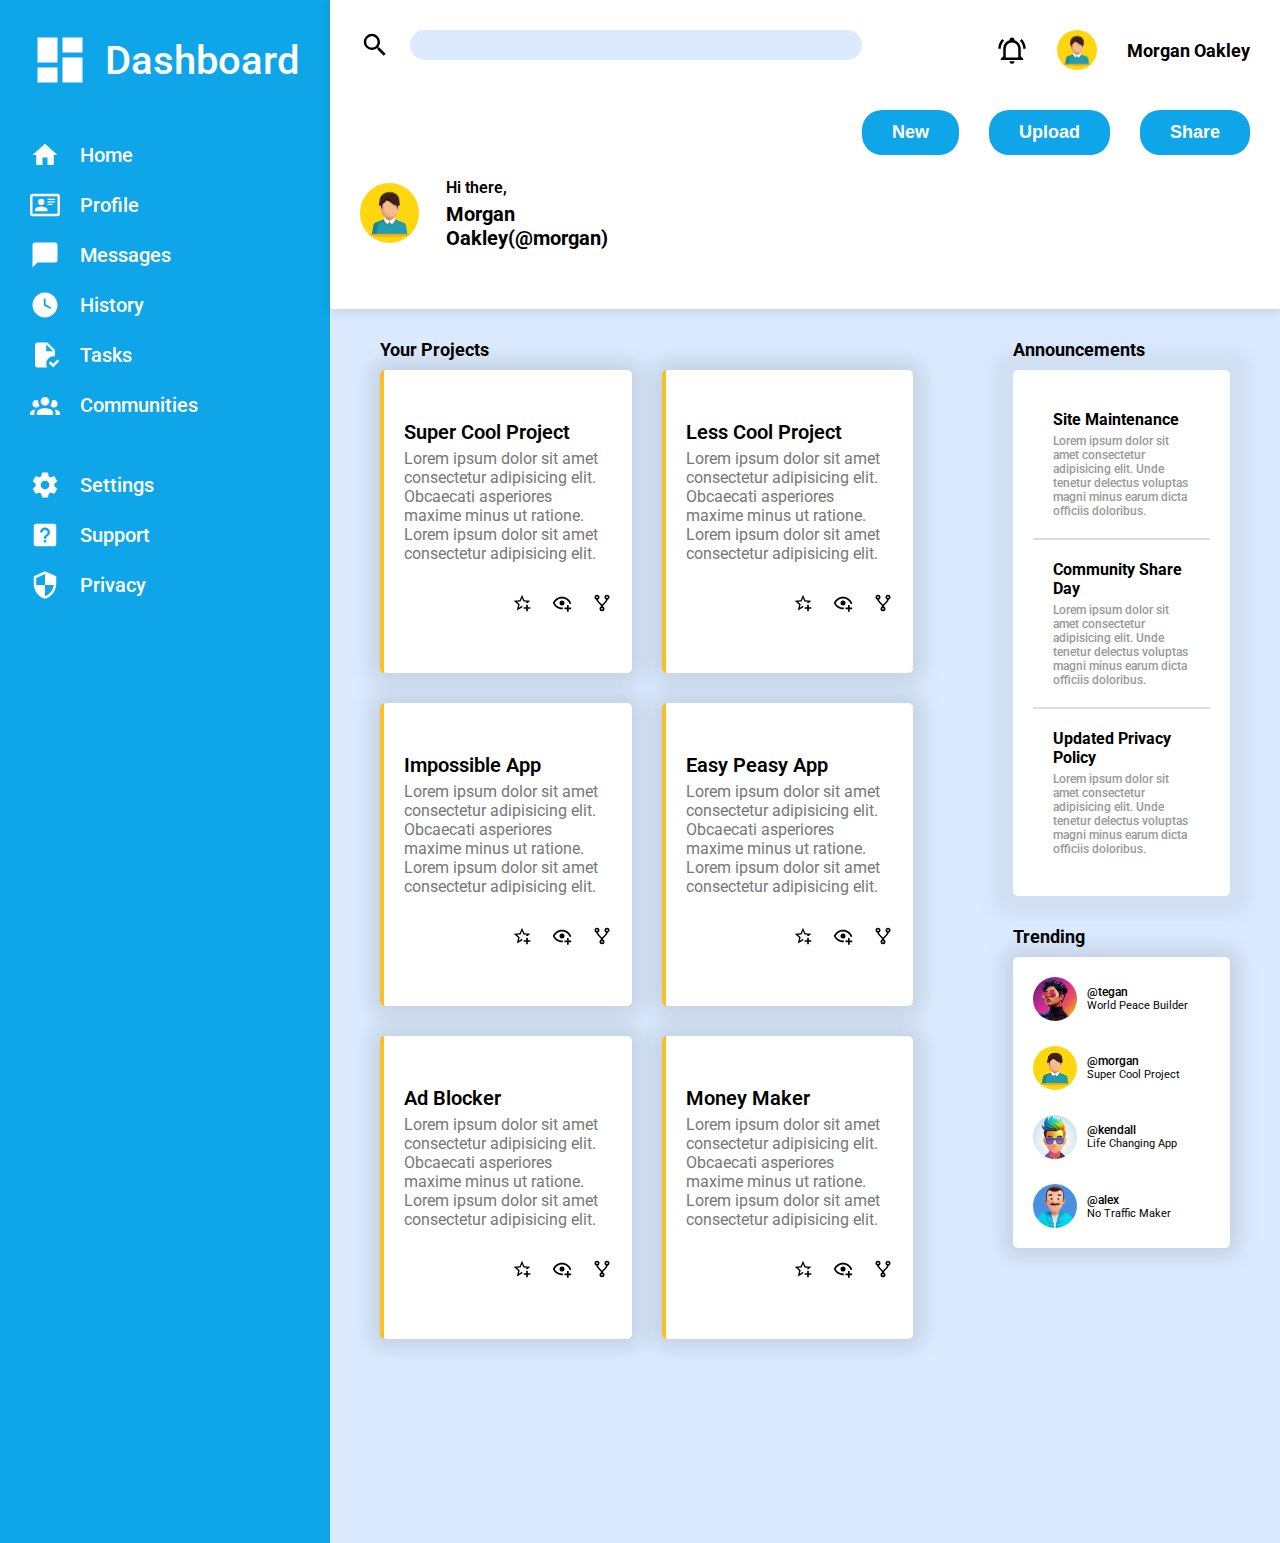
<file: admin-dashboard/index.html>
<!DOCTYPE html>
<html lang="en">
  <head>
    <meta charset="UTF-8" />
    <meta name="viewport" content="width=device-width, initial-scale=1.0" />
    <title>Admin Dashboard</title>
    <link rel="stylesheet" href="style.css" />
    <link rel="preconnect" href="https://fonts.googleapis.com" />
    <link rel="preconnect" href="https://fonts.gstatic.com" crossorigin />
    <link
      href="https://fonts.googleapis.com/css2?family=Roboto:ital,wght@0,100;0,300;0,400;0,500;0,700;0,900;1,100;1,300;1,400;1,500;1,700;1,900&display=swap"
      rel="stylesheet"
    />
  </head>
  <body>
    <div class="layout-grid">
      <div class="dashboard-box">
        <div class="dashboard-title-box">
          <svg
            xmlns="http://www.w3.org/2000/svg"
            viewBox="0 0 24 24"
            class="dashboard-icon"
          >
            <title>view-dashboard</title>
            <path
              d="M13,3V9H21V3M13,21H21V11H13M3,21H11V15H3M3,13H11V3H3V13Z"
            />
          </svg>
          <p class="dashbord-title">Dashboard</p>
        </div>

        <div class="dashboard-menu">
          <ul>
            <li class="menu-item">
              <svg xmlns="http://www.w3.org/2000/svg" viewBox="0 0 24 24">
                <title>home</title>
                <path d="M10,20V14H14V20H19V12H22L12,3L2,12H5V20H10Z" />
              </svg>
              <a href="#">Home</a>
            </li>
            <li class="menu-item">
              <svg xmlns="http://www.w3.org/2000/svg" viewBox="0 0 24 24">
                <title>card-account-details-outline</title>
                <path
                  d="M22,3H2C0.91,3.04 0.04,3.91 0,5V19C0.04,20.09 0.91,20.96 2,21H22C23.09,20.96 23.96,20.09 24,19V5C23.96,3.91 23.09,3.04 22,3M22,19H2V5H22V19M14,17V15.75C14,14.09 10.66,13.25 9,13.25C7.34,13.25 4,14.09 4,15.75V17H14M9,7A2.5,2.5 0 0,0 6.5,9.5A2.5,2.5 0 0,0 9,12A2.5,2.5 0 0,0 11.5,9.5A2.5,2.5 0 0,0 9,7M14,7V8H20V7H14M14,9V10H20V9H14M14,11V12H18V11H14"
                />
              </svg>
              <a href="#">Profile</a>
            </li>
            <li class="menu-item">
              <svg xmlns="http://www.w3.org/2000/svg" viewBox="0 0 24 24">
                <title>message</title>
                <path
                  d="M20,2H4A2,2 0 0,0 2,4V22L6,18H20A2,2 0 0,0 22,16V4C22,2.89 21.1,2 20,2Z"
                />
              </svg>
              <a href="#">Messages</a>
            </li>
            <li class="menu-item">
              <svg xmlns="http://www.w3.org/2000/svg" viewBox="0 0 24 24">
                <title>clock-time-four</title>
                <path
                  d="M12 2C6.5 2 2 6.5 2 12C2 17.5 6.5 22 12 22C17.5 22 22 17.5 22 12S17.5 2 12 2M16.3 15.2L11 12.3V7H12.5V11.4L17 13.9L16.3 15.2Z"
                />
              </svg>
              <a href="#">History</a>
            </li>
            <li class="menu-item">
              <svg xmlns="http://www.w3.org/2000/svg" viewBox="0 0 24 24">
                <title>file-check</title>
                <path
                  d="M23.5 17L18.5 22L15 18.5L16.5 17L18.5 19L22 15.5L23.5 17M6 2C4.89 2 4 2.89 4 4V20C4 21.11 4.89 22 6 22H13.81C13.28 21.09 13 20.05 13 19C13 15.69 15.69 13 19 13C19.34 13 19.67 13.03 20 13.08V8L14 2M13 3.5L18.5 9H13Z"
                />
              </svg>
              <a href="#">Tasks</a>
            </li>
            <li class="menu-item">
              <svg xmlns="http://www.w3.org/2000/svg" viewBox="0 0 24 24">
                <title>account-group</title>
                <path
                  d="M12,5.5A3.5,3.5 0 0,1 15.5,9A3.5,3.5 0 0,1 12,12.5A3.5,3.5 0 0,1 8.5,9A3.5,3.5 0 0,1 12,5.5M5,8C5.56,8 6.08,8.15 6.53,8.42C6.38,9.85 6.8,11.27 7.66,12.38C7.16,13.34 6.16,14 5,14A3,3 0 0,1 2,11A3,3 0 0,1 5,8M19,8A3,3 0 0,1 22,11A3,3 0 0,1 19,14C17.84,14 16.84,13.34 16.34,12.38C17.2,11.27 17.62,9.85 17.47,8.42C17.92,8.15 18.44,8 19,8M5.5,18.25C5.5,16.18 8.41,14.5 12,14.5C15.59,14.5 18.5,16.18 18.5,18.25V20H5.5V18.25M0,20V18.5C0,17.11 1.89,15.94 4.45,15.6C3.86,16.28 3.5,17.22 3.5,18.25V20H0M24,20H20.5V18.25C20.5,17.22 20.14,16.28 19.55,15.6C22.11,15.94 24,17.11 24,18.5V20Z"
                />
              </svg>
              <a href="#">Communities</a>
            </li>
          </ul>
        </div>

        <div class="dashboard-menu">
          <ul>
            <li class="menu-item">
              <svg xmlns="http://www.w3.org/2000/svg" viewBox="0 0 24 24">
                <title>cog</title>
                <path
                  d="M12,15.5A3.5,3.5 0 0,1 8.5,12A3.5,3.5 0 0,1 12,8.5A3.5,3.5 0 0,1 15.5,12A3.5,3.5 0 0,1 12,15.5M19.43,12.97C19.47,12.65 19.5,12.33 19.5,12C19.5,11.67 19.47,11.34 19.43,11L21.54,9.37C21.73,9.22 21.78,8.95 21.66,8.73L19.66,5.27C19.54,5.05 19.27,4.96 19.05,5.05L16.56,6.05C16.04,5.66 15.5,5.32 14.87,5.07L14.5,2.42C14.46,2.18 14.25,2 14,2H10C9.75,2 9.54,2.18 9.5,2.42L9.13,5.07C8.5,5.32 7.96,5.66 7.44,6.05L4.95,5.05C4.73,4.96 4.46,5.05 4.34,5.27L2.34,8.73C2.21,8.95 2.27,9.22 2.46,9.37L4.57,11C4.53,11.34 4.5,11.67 4.5,12C4.5,12.33 4.53,12.65 4.57,12.97L2.46,14.63C2.27,14.78 2.21,15.05 2.34,15.27L4.34,18.73C4.46,18.95 4.73,19.03 4.95,18.95L7.44,17.94C7.96,18.34 8.5,18.68 9.13,18.93L9.5,21.58C9.54,21.82 9.75,22 10,22H14C14.25,22 14.46,21.82 14.5,21.58L14.87,18.93C15.5,18.67 16.04,18.34 16.56,17.94L19.05,18.95C19.27,19.03 19.54,18.95 19.66,18.73L21.66,15.27C21.78,15.05 21.73,14.78 21.54,14.63L19.43,12.97Z"
                />
              </svg>
              <a href="#">Settings</a>
            </li>
            <li class="menu-item">
              <svg xmlns="http://www.w3.org/2000/svg" viewBox="0 0 24 24">
                <title>help-box</title>
                <path
                  d="M11,18H13V16H11V18M12,6A4,4 0 0,0 8,10H10A2,2 0 0,1 12,8A2,2 0 0,1 14,10C14,12 11,11.75 11,15H13C13,12.75 16,12.5 16,10A4,4 0 0,0 12,6M5,3H19A2,2 0 0,1 21,5V19A2,2 0 0,1 19,21H5A2,2 0 0,1 3,19V5A2,2 0 0,1 5,3Z"
                />
              </svg>
              <a href="#">Support</a>
            </li>
            <li class="menu-item">
              <svg xmlns="http://www.w3.org/2000/svg" viewBox="0 0 24 24">
                <title>security</title>
                <path
                  d="M12,12H19C18.47,16.11 15.72,19.78 12,20.92V12H5V6.3L12,3.19M12,1L3,5V11C3,16.55 6.84,21.73 12,23C17.16,21.73 21,16.55 21,11V5L12,1Z"
                />
              </svg>
              <a href="#">Privacy</a>
            </li>
          </ul>
        </div>
      </div>
      <div class="header">
        <form class="search-bar">
          <label for="search-bar">
            <svg xmlns="http://www.w3.org/2000/svg" viewBox="0 0 24 24">
              <title>magnify</title>
              <path
                d="M9.5,3A6.5,6.5 0 0,1 16,9.5C16,11.11 15.41,12.59 14.44,13.73L14.71,14H15.5L20.5,19L19,20.5L14,15.5V14.71L13.73,14.44C12.59,15.41 11.11,16 9.5,16A6.5,6.5 0 0,1 3,9.5A6.5,6.5 0 0,1 9.5,3M9.5,5C7,5 5,7 5,9.5C5,12 7,14 9.5,14C12,14 14,12 14,9.5C14,7 12,5 9.5,5Z"
              />
            </svg>
          </label>
          <input type="text" name="search-bar" id="search-bar" />
        </form>
        <div class="greeting-box">
          <div class="greeting-profile-photo">
            <img src="img/profile-photo.jpg" alt="AI generated avatar photo" />
          </div>
          <div class="greeting-text-box">
            <p>Hi there,</p>
            <h2>Morgan Oakley(@morgan)</h2>
          </div>
        </div>
        <div class="account">
          <div class="account-profile">
            <svg xmlns="http://www.w3.org/2000/svg" viewBox="0 0 24 24">
              <title>bell-ring-outline</title>
              <path
                d="M10,21H14A2,2 0 0,1 12,23A2,2 0 0,1 10,21M21,19V20H3V19L5,17V11C5,7.9 7.03,5.17 10,4.29C10,4.19 10,4.1 10,4A2,2 0 0,1 12,2A2,2 0 0,1 14,4C14,4.1 14,4.19 14,4.29C16.97,5.17 19,7.9 19,11V17L21,19M17,11A5,5 0 0,0 12,6A5,5 0 0,0 7,11V18H17V11M19.75,3.19L18.33,4.61C20.04,6.3 21,8.6 21,11H23C23,8.07 21.84,5.25 19.75,3.19M1,11H3C3,8.6 3.96,6.3 5.67,4.61L4.25,3.19C2.16,5.25 1,8.07 1,11Z"
              />
            </svg>
            <img src="img/profile-photo.jpg" alt="AI generated avatar photo" />
            <h3>Morgan Oakley</h3>
          </div>
          <div class="account-btns">
            <button class="account-btn">New</button>
            <button class="account-btn">Upload</button>
            <button class="account-btn">Share</button>
          </div>
        </div>
      </div>
      <div class="projects">
        <h3>Your Projects</h3>
        <div class="projects-grid">
          <div class="project">
            <div class="project-text-box">
              <p class="project-title">Super Cool Project</p>
              <p class="project-text">
                Lorem ipsum dolor sit amet consectetur adipisicing elit.
                Obcaecati asperiores maxime minus ut ratione. Lorem ipsum dolor
                sit amet consectetur adipisicing elit.
              </p>
            </div>

            <div class="project-icons-box">
              <svg
                xmlns="http://www.w3.org/2000/svg"
                viewBox="0 0 24 24"
                class="project-icon"
              >
                <title>star-plus-outline</title>
                <path
                  d="M5.8 21L7.4 14L2 9.2L9.2 8.6L12 2L14.8 8.6L22 9.2L18.8 12H18C17.3 12 16.6 12.1 15.9 12.4L18.1 10.5L13.7 10.1L12 6.1L10.3 10.1L5.9 10.5L9.2 13.4L8.2 17.7L12 15.4L12.5 15.7C12.3 16.2 12.1 16.8 12.1 17.3L5.8 21M17 14V17H14V19H17V22H19V19H22V17H19V14H17Z"
                />
              </svg>
              <svg
                xmlns="http://www.w3.org/2000/svg"
                viewBox="0 0 24 24"
                class="project-icon"
              >
                <title>eye-plus-outline</title>
                <path
                  d="M12,4.5C7,4.5 2.73,7.61 1,12C2.73,16.39 7,19.5 12,19.5C12.36,19.5 12.72,19.5 13.08,19.45C13.03,19.13 13,18.82 13,18.5C13,18.14 13.04,17.78 13.1,17.42C12.74,17.46 12.37,17.5 12,17.5C8.24,17.5 4.83,15.36 3.18,12C4.83,8.64 8.24,6.5 12,6.5C15.76,6.5 19.17,8.64 20.82,12C20.7,12.24 20.56,12.45 20.43,12.68C21.09,12.84 21.72,13.11 22.29,13.5C22.56,13 22.8,12.5 23,12C21.27,7.61 17,4.5 12,4.5M12,9A3,3 0 0,0 9,12A3,3 0 0,0 12,15A3,3 0 0,0 15,12A3,3 0 0,0 12,9M18,14.5V17.5H15V19.5H18V22.5H20V19.5H23V17.5H20V14.5H18Z"
                />
              </svg>
              <svg
                xmlns="http://www.w3.org/2000/svg"
                viewBox="0 0 24 24"
                class="project-icon"
              >
                <title>source-fork</title>
                <path
                  d="M6,2A3,3 0 0,1 9,5C9,6.28 8.19,7.38 7.06,7.81C7.15,8.27 7.39,8.83 8,9.63C9,10.92 11,12.83 12,14.17C13,12.83 15,10.92 16,9.63C16.61,8.83 16.85,8.27 16.94,7.81C15.81,7.38 15,6.28 15,5A3,3 0 0,1 18,2A3,3 0 0,1 21,5C21,6.32 20.14,7.45 18.95,7.85C18.87,8.37 18.64,9 18,9.83C17,11.17 15,13.08 14,14.38C13.39,15.17 13.15,15.73 13.06,16.19C14.19,16.62 15,17.72 15,19A3,3 0 0,1 12,22A3,3 0 0,1 9,19C9,17.72 9.81,16.62 10.94,16.19C10.85,15.73 10.61,15.17 10,14.38C9,13.08 7,11.17 6,9.83C5.36,9 5.13,8.37 5.05,7.85C3.86,7.45 3,6.32 3,5A3,3 0 0,1 6,2M6,4A1,1 0 0,0 5,5A1,1 0 0,0 6,6A1,1 0 0,0 7,5A1,1 0 0,0 6,4M18,4A1,1 0 0,0 17,5A1,1 0 0,0 18,6A1,1 0 0,0 19,5A1,1 0 0,0 18,4M12,18A1,1 0 0,0 11,19A1,1 0 0,0 12,20A1,1 0 0,0 13,19A1,1 0 0,0 12,18Z"
                />
              </svg>
            </div>
          </div>

          <div class="project">
            <div class="project-text-box">
              <p class="project-title">Less Cool Project</p>
              <p class="project-text">
                Lorem ipsum dolor sit amet consectetur adipisicing elit.
                Obcaecati asperiores maxime minus ut ratione. Lorem ipsum dolor
                sit amet consectetur adipisicing elit.
              </p>
            </div>

            <div class="project-icons-box">
              <svg
                xmlns="http://www.w3.org/2000/svg"
                viewBox="0 0 24 24"
                class="project-icon"
              >
                <title>star-plus-outline</title>
                <path
                  d="M5.8 21L7.4 14L2 9.2L9.2 8.6L12 2L14.8 8.6L22 9.2L18.8 12H18C17.3 12 16.6 12.1 15.9 12.4L18.1 10.5L13.7 10.1L12 6.1L10.3 10.1L5.9 10.5L9.2 13.4L8.2 17.7L12 15.4L12.5 15.7C12.3 16.2 12.1 16.8 12.1 17.3L5.8 21M17 14V17H14V19H17V22H19V19H22V17H19V14H17Z"
                />
              </svg>
              <svg
                xmlns="http://www.w3.org/2000/svg"
                viewBox="0 0 24 24"
                class="project-icon"
              >
                <title>eye-plus-outline</title>
                <path
                  d="M12,4.5C7,4.5 2.73,7.61 1,12C2.73,16.39 7,19.5 12,19.5C12.36,19.5 12.72,19.5 13.08,19.45C13.03,19.13 13,18.82 13,18.5C13,18.14 13.04,17.78 13.1,17.42C12.74,17.46 12.37,17.5 12,17.5C8.24,17.5 4.83,15.36 3.18,12C4.83,8.64 8.24,6.5 12,6.5C15.76,6.5 19.17,8.64 20.82,12C20.7,12.24 20.56,12.45 20.43,12.68C21.09,12.84 21.72,13.11 22.29,13.5C22.56,13 22.8,12.5 23,12C21.27,7.61 17,4.5 12,4.5M12,9A3,3 0 0,0 9,12A3,3 0 0,0 12,15A3,3 0 0,0 15,12A3,3 0 0,0 12,9M18,14.5V17.5H15V19.5H18V22.5H20V19.5H23V17.5H20V14.5H18Z"
                />
              </svg>
              <svg
                xmlns="http://www.w3.org/2000/svg"
                viewBox="0 0 24 24"
                class="project-icon"
              >
                <title>source-fork</title>
                <path
                  d="M6,2A3,3 0 0,1 9,5C9,6.28 8.19,7.38 7.06,7.81C7.15,8.27 7.39,8.83 8,9.63C9,10.92 11,12.83 12,14.17C13,12.83 15,10.92 16,9.63C16.61,8.83 16.85,8.27 16.94,7.81C15.81,7.38 15,6.28 15,5A3,3 0 0,1 18,2A3,3 0 0,1 21,5C21,6.32 20.14,7.45 18.95,7.85C18.87,8.37 18.64,9 18,9.83C17,11.17 15,13.08 14,14.38C13.39,15.17 13.15,15.73 13.06,16.19C14.19,16.62 15,17.72 15,19A3,3 0 0,1 12,22A3,3 0 0,1 9,19C9,17.72 9.81,16.62 10.94,16.19C10.85,15.73 10.61,15.17 10,14.38C9,13.08 7,11.17 6,9.83C5.36,9 5.13,8.37 5.05,7.85C3.86,7.45 3,6.32 3,5A3,3 0 0,1 6,2M6,4A1,1 0 0,0 5,5A1,1 0 0,0 6,6A1,1 0 0,0 7,5A1,1 0 0,0 6,4M18,4A1,1 0 0,0 17,5A1,1 0 0,0 18,6A1,1 0 0,0 19,5A1,1 0 0,0 18,4M12,18A1,1 0 0,0 11,19A1,1 0 0,0 12,20A1,1 0 0,0 13,19A1,1 0 0,0 12,18Z"
                />
              </svg>
            </div>
          </div>

          <div class="project">
            <div class="project-text-box">
              <p class="project-title">Impossible App</p>
              <p class="project-text">
                Lorem ipsum dolor sit amet consectetur adipisicing elit.
                Obcaecati asperiores maxime minus ut ratione. Lorem ipsum dolor
                sit amet consectetur adipisicing elit.
              </p>
            </div>

            <div class="project-icons-box">
              <svg
                xmlns="http://www.w3.org/2000/svg"
                viewBox="0 0 24 24"
                class="project-icon"
              >
                <title>star-plus-outline</title>
                <path
                  d="M5.8 21L7.4 14L2 9.2L9.2 8.6L12 2L14.8 8.6L22 9.2L18.8 12H18C17.3 12 16.6 12.1 15.9 12.4L18.1 10.5L13.7 10.1L12 6.1L10.3 10.1L5.9 10.5L9.2 13.4L8.2 17.7L12 15.4L12.5 15.7C12.3 16.2 12.1 16.8 12.1 17.3L5.8 21M17 14V17H14V19H17V22H19V19H22V17H19V14H17Z"
                />
              </svg>
              <svg
                xmlns="http://www.w3.org/2000/svg"
                viewBox="0 0 24 24"
                class="project-icon"
              >
                <title>eye-plus-outline</title>
                <path
                  d="M12,4.5C7,4.5 2.73,7.61 1,12C2.73,16.39 7,19.5 12,19.5C12.36,19.5 12.72,19.5 13.08,19.45C13.03,19.13 13,18.82 13,18.5C13,18.14 13.04,17.78 13.1,17.42C12.74,17.46 12.37,17.5 12,17.5C8.24,17.5 4.83,15.36 3.18,12C4.83,8.64 8.24,6.5 12,6.5C15.76,6.5 19.17,8.64 20.82,12C20.7,12.24 20.56,12.45 20.43,12.68C21.09,12.84 21.72,13.11 22.29,13.5C22.56,13 22.8,12.5 23,12C21.27,7.61 17,4.5 12,4.5M12,9A3,3 0 0,0 9,12A3,3 0 0,0 12,15A3,3 0 0,0 15,12A3,3 0 0,0 12,9M18,14.5V17.5H15V19.5H18V22.5H20V19.5H23V17.5H20V14.5H18Z"
                />
              </svg>
              <svg
                xmlns="http://www.w3.org/2000/svg"
                viewBox="0 0 24 24"
                class="project-icon"
              >
                <title>source-fork</title>
                <path
                  d="M6,2A3,3 0 0,1 9,5C9,6.28 8.19,7.38 7.06,7.81C7.15,8.27 7.39,8.83 8,9.63C9,10.92 11,12.83 12,14.17C13,12.83 15,10.92 16,9.63C16.61,8.83 16.85,8.27 16.94,7.81C15.81,7.38 15,6.28 15,5A3,3 0 0,1 18,2A3,3 0 0,1 21,5C21,6.32 20.14,7.45 18.95,7.85C18.87,8.37 18.64,9 18,9.83C17,11.17 15,13.08 14,14.38C13.39,15.17 13.15,15.73 13.06,16.19C14.19,16.62 15,17.72 15,19A3,3 0 0,1 12,22A3,3 0 0,1 9,19C9,17.72 9.81,16.62 10.94,16.19C10.85,15.73 10.61,15.17 10,14.38C9,13.08 7,11.17 6,9.83C5.36,9 5.13,8.37 5.05,7.85C3.86,7.45 3,6.32 3,5A3,3 0 0,1 6,2M6,4A1,1 0 0,0 5,5A1,1 0 0,0 6,6A1,1 0 0,0 7,5A1,1 0 0,0 6,4M18,4A1,1 0 0,0 17,5A1,1 0 0,0 18,6A1,1 0 0,0 19,5A1,1 0 0,0 18,4M12,18A1,1 0 0,0 11,19A1,1 0 0,0 12,20A1,1 0 0,0 13,19A1,1 0 0,0 12,18Z"
                />
              </svg>
            </div>
          </div>

          <div class="project">
            <div class="project-text-box">
              <p class="project-title">Easy Peasy App</p>
              <p class="project-text">
                Lorem ipsum dolor sit amet consectetur adipisicing elit.
                Obcaecati asperiores maxime minus ut ratione. Lorem ipsum dolor
                sit amet consectetur adipisicing elit.
              </p>
            </div>

            <div class="project-icons-box">
              <svg
                xmlns="http://www.w3.org/2000/svg"
                viewBox="0 0 24 24"
                class="project-icon"
              >
                <title>star-plus-outline</title>
                <path
                  d="M5.8 21L7.4 14L2 9.2L9.2 8.6L12 2L14.8 8.6L22 9.2L18.8 12H18C17.3 12 16.6 12.1 15.9 12.4L18.1 10.5L13.7 10.1L12 6.1L10.3 10.1L5.9 10.5L9.2 13.4L8.2 17.7L12 15.4L12.5 15.7C12.3 16.2 12.1 16.8 12.1 17.3L5.8 21M17 14V17H14V19H17V22H19V19H22V17H19V14H17Z"
                />
              </svg>
              <svg
                xmlns="http://www.w3.org/2000/svg"
                viewBox="0 0 24 24"
                class="project-icon"
              >
                <title>eye-plus-outline</title>
                <path
                  d="M12,4.5C7,4.5 2.73,7.61 1,12C2.73,16.39 7,19.5 12,19.5C12.36,19.5 12.72,19.5 13.08,19.45C13.03,19.13 13,18.82 13,18.5C13,18.14 13.04,17.78 13.1,17.42C12.74,17.46 12.37,17.5 12,17.5C8.24,17.5 4.83,15.36 3.18,12C4.83,8.64 8.24,6.5 12,6.5C15.76,6.5 19.17,8.64 20.82,12C20.7,12.24 20.56,12.45 20.43,12.68C21.09,12.84 21.72,13.11 22.29,13.5C22.56,13 22.8,12.5 23,12C21.27,7.61 17,4.5 12,4.5M12,9A3,3 0 0,0 9,12A3,3 0 0,0 12,15A3,3 0 0,0 15,12A3,3 0 0,0 12,9M18,14.5V17.5H15V19.5H18V22.5H20V19.5H23V17.5H20V14.5H18Z"
                />
              </svg>
              <svg
                xmlns="http://www.w3.org/2000/svg"
                viewBox="0 0 24 24"
                class="project-icon"
              >
                <title>source-fork</title>
                <path
                  d="M6,2A3,3 0 0,1 9,5C9,6.28 8.19,7.38 7.06,7.81C7.15,8.27 7.39,8.83 8,9.63C9,10.92 11,12.83 12,14.17C13,12.83 15,10.92 16,9.63C16.61,8.83 16.85,8.27 16.94,7.81C15.81,7.38 15,6.28 15,5A3,3 0 0,1 18,2A3,3 0 0,1 21,5C21,6.32 20.14,7.45 18.95,7.85C18.87,8.37 18.64,9 18,9.83C17,11.17 15,13.08 14,14.38C13.39,15.17 13.15,15.73 13.06,16.19C14.19,16.62 15,17.72 15,19A3,3 0 0,1 12,22A3,3 0 0,1 9,19C9,17.72 9.81,16.62 10.94,16.19C10.85,15.73 10.61,15.17 10,14.38C9,13.08 7,11.17 6,9.83C5.36,9 5.13,8.37 5.05,7.85C3.86,7.45 3,6.32 3,5A3,3 0 0,1 6,2M6,4A1,1 0 0,0 5,5A1,1 0 0,0 6,6A1,1 0 0,0 7,5A1,1 0 0,0 6,4M18,4A1,1 0 0,0 17,5A1,1 0 0,0 18,6A1,1 0 0,0 19,5A1,1 0 0,0 18,4M12,18A1,1 0 0,0 11,19A1,1 0 0,0 12,20A1,1 0 0,0 13,19A1,1 0 0,0 12,18Z"
                />
              </svg>
            </div>
          </div>

          <div class="project">
            <div class="project-text-box">
              <p class="project-title">Ad Blocker</p>
              <p class="project-text">
                Lorem ipsum dolor sit amet consectetur adipisicing elit.
                Obcaecati asperiores maxime minus ut ratione. Lorem ipsum dolor
                sit amet consectetur adipisicing elit.
              </p>
            </div>

            <div class="project-icons-box">
              <svg
                xmlns="http://www.w3.org/2000/svg"
                viewBox="0 0 24 24"
                class="project-icon"
              >
                <title>star-plus-outline</title>
                <path
                  d="M5.8 21L7.4 14L2 9.2L9.2 8.6L12 2L14.8 8.6L22 9.2L18.8 12H18C17.3 12 16.6 12.1 15.9 12.4L18.1 10.5L13.7 10.1L12 6.1L10.3 10.1L5.9 10.5L9.2 13.4L8.2 17.7L12 15.4L12.5 15.7C12.3 16.2 12.1 16.8 12.1 17.3L5.8 21M17 14V17H14V19H17V22H19V19H22V17H19V14H17Z"
                />
              </svg>
              <svg
                xmlns="http://www.w3.org/2000/svg"
                viewBox="0 0 24 24"
                class="project-icon"
              >
                <title>eye-plus-outline</title>
                <path
                  d="M12,4.5C7,4.5 2.73,7.61 1,12C2.73,16.39 7,19.5 12,19.5C12.36,19.5 12.72,19.5 13.08,19.45C13.03,19.13 13,18.82 13,18.5C13,18.14 13.04,17.78 13.1,17.42C12.74,17.46 12.37,17.5 12,17.5C8.24,17.5 4.83,15.36 3.18,12C4.83,8.64 8.24,6.5 12,6.5C15.76,6.5 19.17,8.64 20.82,12C20.7,12.24 20.56,12.45 20.43,12.68C21.09,12.84 21.72,13.11 22.29,13.5C22.56,13 22.8,12.5 23,12C21.27,7.61 17,4.5 12,4.5M12,9A3,3 0 0,0 9,12A3,3 0 0,0 12,15A3,3 0 0,0 15,12A3,3 0 0,0 12,9M18,14.5V17.5H15V19.5H18V22.5H20V19.5H23V17.5H20V14.5H18Z"
                />
              </svg>
              <svg
                xmlns="http://www.w3.org/2000/svg"
                viewBox="0 0 24 24"
                class="project-icon"
              >
                <title>source-fork</title>
                <path
                  d="M6,2A3,3 0 0,1 9,5C9,6.28 8.19,7.38 7.06,7.81C7.15,8.27 7.39,8.83 8,9.63C9,10.92 11,12.83 12,14.17C13,12.83 15,10.92 16,9.63C16.61,8.83 16.85,8.27 16.94,7.81C15.81,7.38 15,6.28 15,5A3,3 0 0,1 18,2A3,3 0 0,1 21,5C21,6.32 20.14,7.45 18.95,7.85C18.87,8.37 18.64,9 18,9.83C17,11.17 15,13.08 14,14.38C13.39,15.17 13.15,15.73 13.06,16.19C14.19,16.62 15,17.72 15,19A3,3 0 0,1 12,22A3,3 0 0,1 9,19C9,17.72 9.81,16.62 10.94,16.19C10.85,15.73 10.61,15.17 10,14.38C9,13.08 7,11.17 6,9.83C5.36,9 5.13,8.37 5.05,7.85C3.86,7.45 3,6.32 3,5A3,3 0 0,1 6,2M6,4A1,1 0 0,0 5,5A1,1 0 0,0 6,6A1,1 0 0,0 7,5A1,1 0 0,0 6,4M18,4A1,1 0 0,0 17,5A1,1 0 0,0 18,6A1,1 0 0,0 19,5A1,1 0 0,0 18,4M12,18A1,1 0 0,0 11,19A1,1 0 0,0 12,20A1,1 0 0,0 13,19A1,1 0 0,0 12,18Z"
                />
              </svg>
            </div>
          </div>

          <div class="project">
            <div class="project-text-box">
              <p class="project-title">Money Maker</p>
              <p class="project-text">
                Lorem ipsum dolor sit amet consectetur adipisicing elit.
                Obcaecati asperiores maxime minus ut ratione. Lorem ipsum dolor
                sit amet consectetur adipisicing elit.
              </p>
            </div>

            <div class="project-icons-box">
              <svg
                xmlns="http://www.w3.org/2000/svg"
                viewBox="0 0 24 24"
                class="project-icon"
              >
                <title>star-plus-outline</title>
                <path
                  d="M5.8 21L7.4 14L2 9.2L9.2 8.6L12 2L14.8 8.6L22 9.2L18.8 12H18C17.3 12 16.6 12.1 15.9 12.4L18.1 10.5L13.7 10.1L12 6.1L10.3 10.1L5.9 10.5L9.2 13.4L8.2 17.7L12 15.4L12.5 15.7C12.3 16.2 12.1 16.8 12.1 17.3L5.8 21M17 14V17H14V19H17V22H19V19H22V17H19V14H17Z"
                />
              </svg>
              <svg
                xmlns="http://www.w3.org/2000/svg"
                viewBox="0 0 24 24"
                class="project-icon"
              >
                <title>eye-plus-outline</title>
                <path
                  d="M12,4.5C7,4.5 2.73,7.61 1,12C2.73,16.39 7,19.5 12,19.5C12.36,19.5 12.72,19.5 13.08,19.45C13.03,19.13 13,18.82 13,18.5C13,18.14 13.04,17.78 13.1,17.42C12.74,17.46 12.37,17.5 12,17.5C8.24,17.5 4.83,15.36 3.18,12C4.83,8.64 8.24,6.5 12,6.5C15.76,6.5 19.17,8.64 20.82,12C20.7,12.24 20.56,12.45 20.43,12.68C21.09,12.84 21.72,13.11 22.29,13.5C22.56,13 22.8,12.5 23,12C21.27,7.61 17,4.5 12,4.5M12,9A3,3 0 0,0 9,12A3,3 0 0,0 12,15A3,3 0 0,0 15,12A3,3 0 0,0 12,9M18,14.5V17.5H15V19.5H18V22.5H20V19.5H23V17.5H20V14.5H18Z"
                />
              </svg>
              <svg
                xmlns="http://www.w3.org/2000/svg"
                viewBox="0 0 24 24"
                class="project-icon"
              >
                <title>source-fork</title>
                <path
                  d="M6,2A3,3 0 0,1 9,5C9,6.28 8.19,7.38 7.06,7.81C7.15,8.27 7.39,8.83 8,9.63C9,10.92 11,12.83 12,14.17C13,12.83 15,10.92 16,9.63C16.61,8.83 16.85,8.27 16.94,7.81C15.81,7.38 15,6.28 15,5A3,3 0 0,1 18,2A3,3 0 0,1 21,5C21,6.32 20.14,7.45 18.95,7.85C18.87,8.37 18.64,9 18,9.83C17,11.17 15,13.08 14,14.38C13.39,15.17 13.15,15.73 13.06,16.19C14.19,16.62 15,17.72 15,19A3,3 0 0,1 12,22A3,3 0 0,1 9,19C9,17.72 9.81,16.62 10.94,16.19C10.85,15.73 10.61,15.17 10,14.38C9,13.08 7,11.17 6,9.83C5.36,9 5.13,8.37 5.05,7.85C3.86,7.45 3,6.32 3,5A3,3 0 0,1 6,2M6,4A1,1 0 0,0 5,5A1,1 0 0,0 6,6A1,1 0 0,0 7,5A1,1 0 0,0 6,4M18,4A1,1 0 0,0 17,5A1,1 0 0,0 18,6A1,1 0 0,0 19,5A1,1 0 0,0 18,4M12,18A1,1 0 0,0 11,19A1,1 0 0,0 12,20A1,1 0 0,0 13,19A1,1 0 0,0 12,18Z"
                />
              </svg>
            </div>
          </div>
        </div>
      </div>
      <div class="announcements">
        <h3>Announcements</h3>
        <div class="announcements-box">
          <div class="announcement">
            <h4>Site Maintenance</h4>
            <p>
              Lorem ipsum dolor sit amet consectetur adipisicing elit. Unde
              tenetur delectus voluptas magni minus earum dicta officiis
              doloribus.
            </p>
          </div>
          <div class="announcement">
            <h4>Community Share Day</h4>
            <p>
              Lorem ipsum dolor sit amet consectetur adipisicing elit. Unde
              tenetur delectus voluptas magni minus earum dicta officiis
              doloribus.
            </p>
          </div>
          <div class="announcement">
            <h4>Updated Privacy Policy</h4>
            <p>
              Lorem ipsum dolor sit amet consectetur adipisicing elit. Unde
              tenetur delectus voluptas magni minus earum dicta officiis
              doloribus.
            </p>
          </div>
        </div>
      </div>
      <div class="trending">
        <h3>Trending</h3>
        <div class="trending-box">
          <div class="profile">
            <img
              src="img/androgynous-avatar-non-binary-queer-person.jpg"
              alt="Ai generated cartoon woman with sunglasses portrait"
            />
            <div>
              <p class="name">@tegan</p>
              <p class="profile-text">World Peace Builder</p>
            </div>
          </div>

          <div class="profile">
            <img
              src="img/profile-photo.jpg"
              alt="Ai generated cartoon man portrait"
            />
            <div>
              <p class="name">@morgan</p>
              <p class="profile-text">Super Cool Project</p>
            </div>
          </div>
          <div class="profile">
            <img
              src="img/profile-avatar-1.jpg"
              alt="Ai generated cartoon man with sunglasses and rainbow  hair portrait"
            />
            <div>
              <p class="name">@kendall</p>
              <p class="profile-text">Life Changing App</p>
            </div>
          </div>
          <div class="profile">
            <img
              src="img/9723580.jpg"
              alt="Ai generated cartoon man with mustache portrait"
            />
            <div>
              <p class="name">@alex</p>
              <p class="profile-text">No Traffic Maker</p>
            </div>
          </div>
        </div>
      </div>
    </div>
  </body>
</html>
</file>
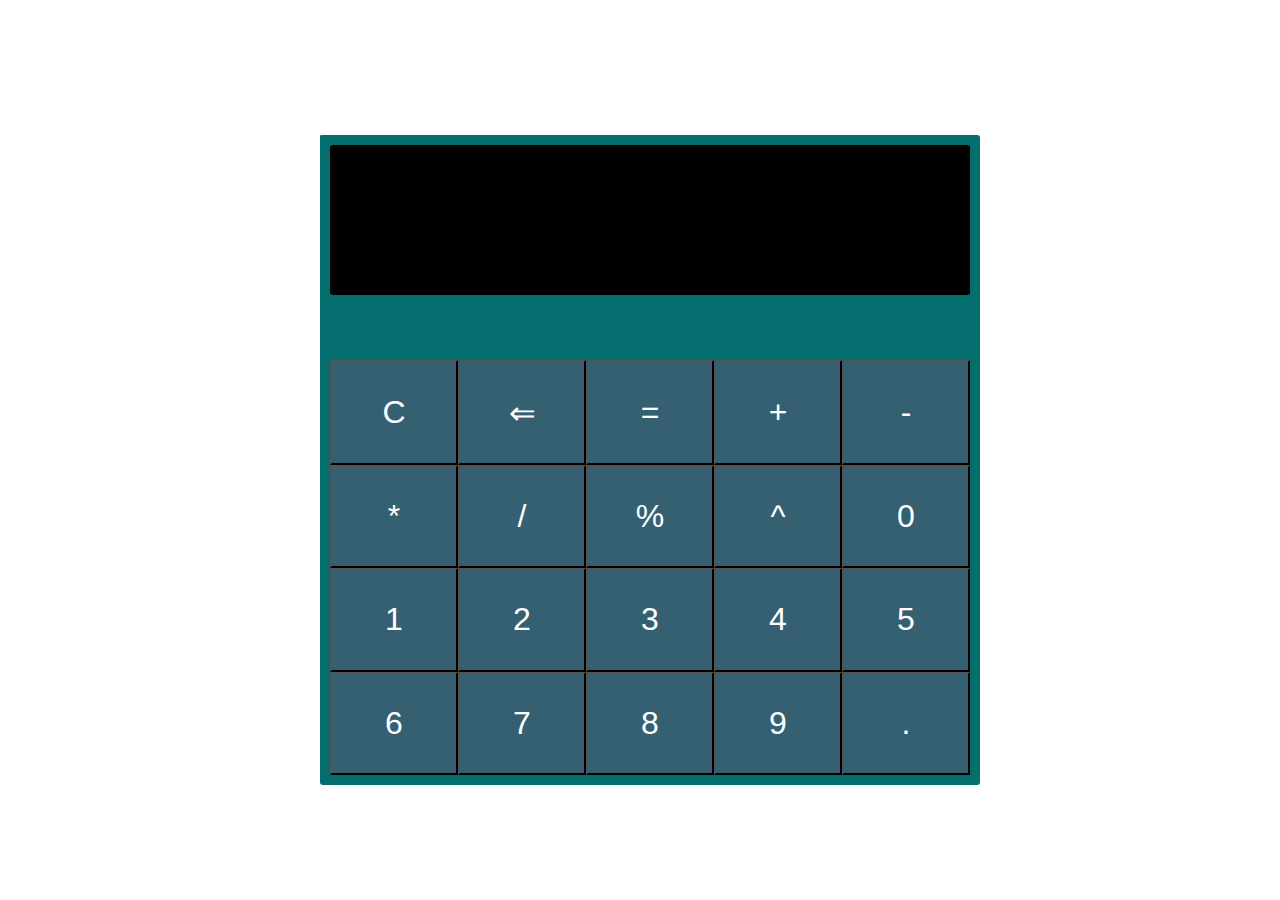
<file: calculator/index.html>
<!DOCTYPE html>
<html lang="en">
  <head>
    <meta charset="UTF-8" />
    <meta name="viewport" content="width=device-width, initial-scale=1.0" />
    <title>Calculator</title>
    <link rel="stylesheet" href="style.css" />
    <script src="javascript.js"></script>
  </head>
  <body>
    <div class="container">
      <div class="calculator">
        <div class="display"></div>
        <button id="clear" onclick="clearDisplay()" class="key">C</button>
        <button onclick="backspace()" class="key">&lArr;</button>
        <button onclick="calc()" class="key">=</button>
        <button onclick="displayKey('+')" class="key">+</button>
        <button onclick="displayKey('-')" class="key">-</button>
        <button onclick="displayKey('*')" class="key">*</button>
        <button onclick="displayKey('/')" class="key">/</button>
        <button onclick="displayKey('%')" class="key">%</button>
        <button onclick="displayKey('^')" class="key">^</button>
        <button onclick="displayKey('0')" class="key">0</button>
        <button onclick="displayKey('1')" class="key">1</button>
        <button onclick="displayKey('2')" class="key">2</button>
        <button onclick="displayKey('3')" class="key">3</button>
        <button onclick="displayKey('4')" class="key">4</button>
        <button onclick="displayKey('5')" class="key">5</button>
        <button onclick="displayKey('6')" class="key">6</button>
        <button onclick="displayKey('7')" class="key">7</button>
        <button onclick="displayKey('8')" class="key">8</button>
        <button onclick="displayKey('9')" class="key">9</button>
        <button onclick="displayKey('.')" class="key">.</button>
      </div>
    </div>
  </body>
</html>
</file>
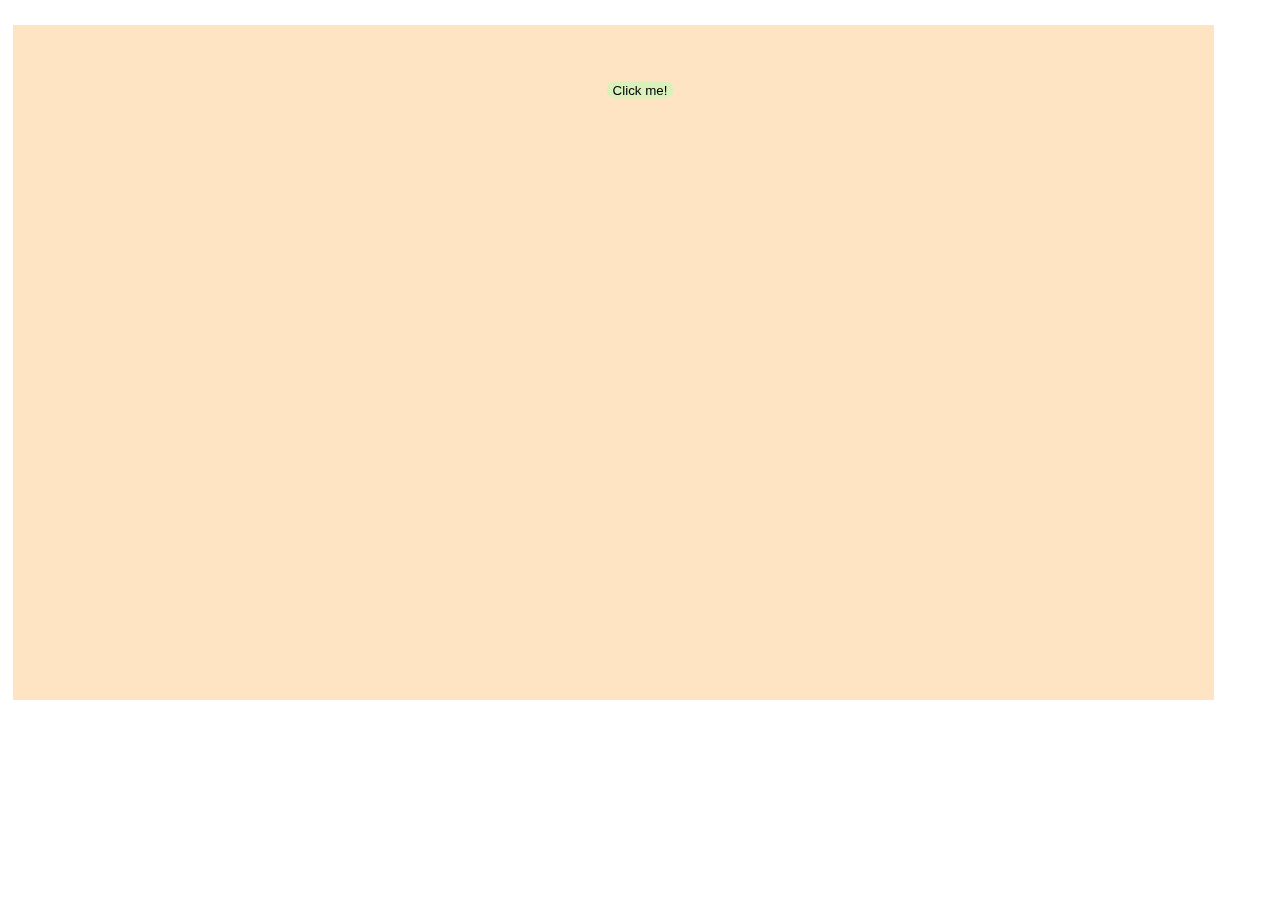
<file: etch-a-sketch/index.html>
<!DOCTYPE html>
<html lang="en">
  <head>
    <meta charset="UTF-8" />
    <meta name="viewport" content="width=device-width, initial-scale=1.0" />
    <title>Document</title>
    <link rel="stylesheet" href="style.css" />
    <script src="java.script.js"></script>
  </head>
  <body>
    <button onclick="grid()" class="btn">Click me!</button>
    <div class="container"></div>
  </body>
</html>
</file>
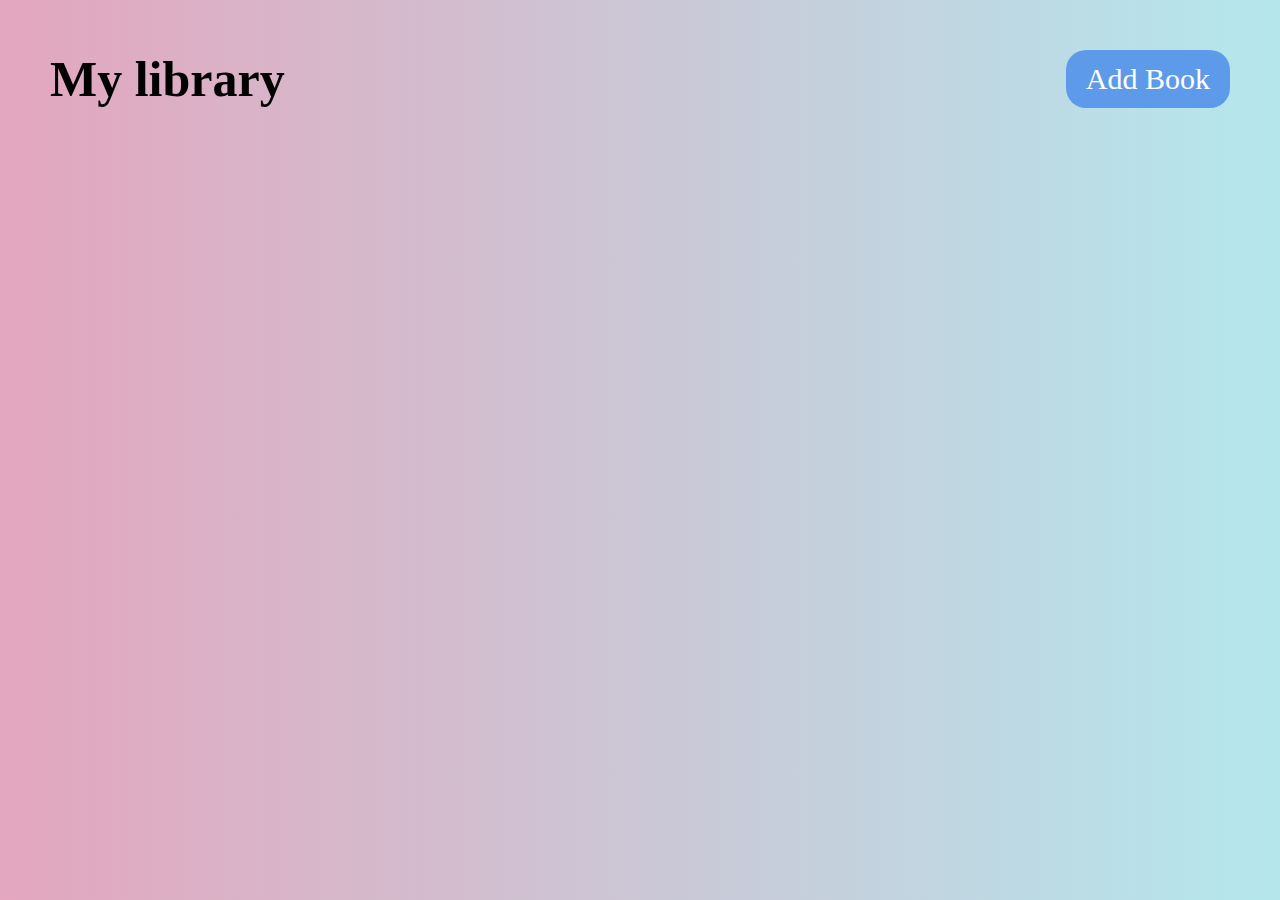
<file: Library/index.html>
<!DOCTYPE html>
<html lang="en">
  <head>
    <meta charset="UTF-8" />
    <meta name="viewport" content="width=device-width, initial-scale=1.0" />
    <title>Library</title>
    <link rel="preconnect" href="https://fonts.googleapis.com" />
    <link rel="preconnect" href="https://fonts.gstatic.com" crossorigin />
    <link
      href="https://fonts.googleapis.com/css2?family=Sofadi+One&display=swap"
      rel="stylesheet"
    />
    <link rel="stylesheet" href="style.css" />
    <script src="javascript.js" defer></script>
  </head>
  <body>
    <header>
      <h1>My library</h1>
      <button class="add-book" id="addBook">Add Book</button>
    </header>
    <div class="container">
      <div class="books">
        <div class="book-card">
          <svg
            class="book-icon"
            xmlns="http://www.w3.org/2000/svg"
            viewBox="0 0 24 24"
          >
            <title>bookshelf</title>
            <path
              d="M9 3V18H12V3H9M12 5L16 18L19 17L15 4L12 5M5 5V18H8V5H5M3 19V21H21V19H3Z"
            />
          </svg>
          <div class="book-name">
            <p class="card-text">Title:</p>
          </div>

          <div class="author-name">
            <p class="card-text">Author:</p>
          </div>
          <div class="numOfpages">
            <p class="card-text">Pages:</p>
          </div>
          <div class="isItRead">
            <p class="card-text">Read:</p>
          </div>
          <div class="card-btns">
            <button class="btn btn-blue" id="isItRead"></button>
            <button class="btn btn-pink" id="delete">Delete</button>
          </div>
        </div>
        <dialog id="dialog">
          <h2>Add a new book</h2>
          <form method="dialog">
            <div>
              <label for="name"> Book name</label>
              <input type="text" id="name" required />
            </div>
            <div>
              <label for="author"> Author name</label>
              <input type="text" id="author" required />
            </div>
            <div>
              <label for="pages"> Number of pages</label>
              <input type="text" id="pages" required />
            </div>
            <div class="checkbox">
              <input type="checkbox" id="read" />
              <label for="read"> Read?</label>
            </div>
            <div class="form-btns">
              <button class="btn btn-blue" id="submit">Submit</button>
              <button class="btn btn-pink" id="cancel">Cancel</button>
            </div>
          </form>
        </dialog>
      </div>
    </div>
  </body>
</html>
</file>
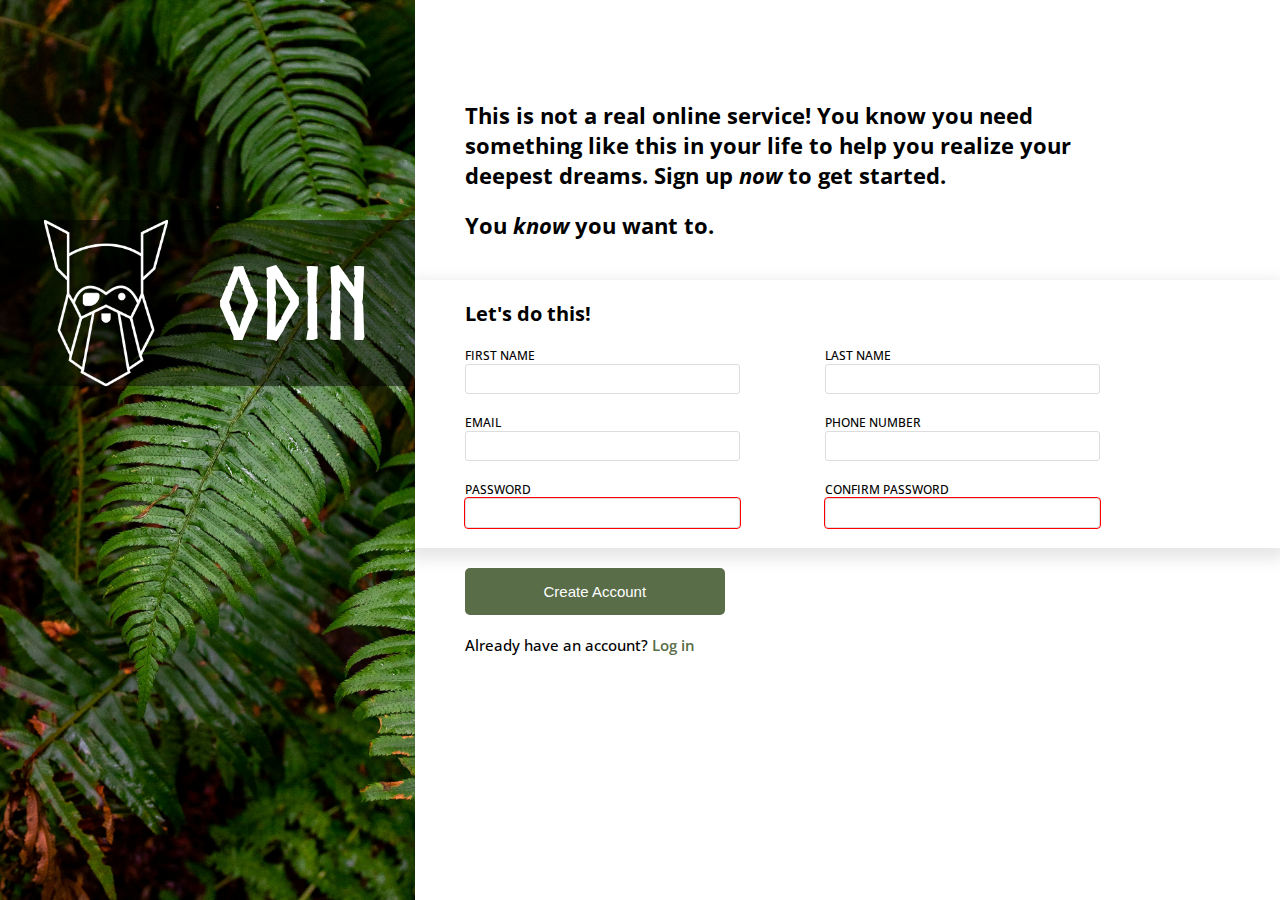
<file: sign-up-form/index.html>
<!DOCTYPE html>
<html lang="en">
  <head>
    <meta charset="UTF-8" />
    <meta name="viewport" content="width=device-width, initial-scale=1.0" />
    <title>Sing up Form</title>
    <link rel="stylesheet" href="style.css" />
    <link rel="preconnect" href="https://fonts.googleapis.com" />
    <link rel="preconnect" href="https://fonts.gstatic.com" crossorigin />
    <link
      href="https://fonts.googleapis.com/css2?family=Open+Sans:ital,wght@0,300..800;1,300..800&display=swap"
      rel="stylesheet"
    />
  </head>
  <body>
    <div class="cta">
      <div class="img-box">
        <div class="logo-box">
          <img class="logo" src="img/odin-logo.png" alt=" Odin logo" />
          <p class="logo-text">Odin</p>
        </div>
      </div>
      <div class="form-box">
        <h2>
          This is not a real online service! You know you need something like
          this in your life to help you realize your deepest dreams. Sign up
          <em>now</em>
          to get started.
        </h2>
        <h2>You <em>know</em> you want to.</h2>
        <form>
          <fieldset>
            <h3>Let's do this!</h3>
            <fieldset>
              <div class="form-group">
                <label for="first_name">First Name</label>
                <input type="text" id="first_name" name="first_name" />
              </div>
              <div class="form-group">
                <label for="last_name">Last Name</label>
                <input type="text" id="last_name" name="last_name" />
              </div>
            </fieldset>
            <fieldset>
              <div class="form-group">
                <label for="email">Email</label>
                <input type="email" name="email" id="email" />
              </div>
              <div class="form-group">
                <label for="phone"> Phone Number</label>
                <input type="number" name="phone" id="phone" />
              </div>
            </fieldset>

            <fieldset>
              <div class="form-group">
                <label for="password"> Password</label>
                <input type="password" id="password" name="password" required />
              </div>
              <div class="form-group">
                <label for="confirm_password"> Confirm Password</label>
                <input
                  type="password"
                  id="confirm_password"
                  name="confirm_password"
                  required
                />
              </div>
            </fieldset>
          </fieldset>
          <button type="submit">Create Account</button>
          <p>Already have an account? <a href="#">Log in</a></p>
        </form>
      </div>
    </div>
  </body>
</html>
</file>
<file: admin-dashboard/style.css>
*,
*::after,
*::before {
  padding: 0;
  margin: 0;
  box-sizing: border-box;
}

:root {
  font-size: 62.5%;
}

body {
  font-family: "Roboto", sans-serif;
}
/* layout */
.layout-grid {
  width: 100%;
  /* height: 100vh; */
  display: grid;
  grid-template-columns: repeat(4, 1fr);
  grid-template-rows: 0.5fr 1fr 1fr;
}

/* dashboard */

.dashboard-box {
  width: 100%;
  background-color: #0ea5e9;
  grid-column: 1;
  grid-row: 1 / -1;
  padding: 3rem;
}

.dashboard-title-box {
  display: flex;
  align-items: center;
  margin-bottom: 5rem;
  gap: 1.5rem;
}

.dashboard-icon {
  fill: #fff;
  width: 6rem;
  height: 6rem;
}

.dashbord-title {
  color: #fff;
  font-size: 4rem;
  font-weight: 500;
}

.dashboard-menu:not(:last-child) {
  margin-bottom: 5rem;
}

.menu-item {
  list-style: none;
  display: flex;
  gap: 2rem;
  align-items: center;
}

.menu-item:not(:last-child) {
  margin-bottom: 2rem;
}

.menu-item svg {
  width: 3rem;
  height: 3rem;
  fill: #fff;
}

.menu-item a:link,
a:visited {
  font-size: 2rem;
  font-weight: 500;
  text-decoration: none;
  color: #fff;
  animation: all 0.5ms;
}

.menu-item a:hover,
a:active {
  transform: scale(1.1);
}

/* account */
.header {
  width: 100%;

  background-color: #fff;
  grid-column: 2 / -1;
  padding: 3rem;
  display: grid;
  grid-template-columns: 2fr 1fr;
  z-index: 10;
  box-shadow: 0px 4px 10px rgba(0, 0, 0, 0.1);
}

form {
  grid-row: 1;
  grid-column: 1;
  display: flex;
  gap: 2rem;
  margin-bottom: 3rem;
}

input {
  border-radius: 2rem;
  border: none;
  background-color: #dbeafe;
  text-align: center;
  width: 90%;
  height: 3rem;
}

input:focus {
  outline: none;
  box-shadow: 10px 10px 10px #c4daf8;
}

label svg {
  width: 3rem;
  height: 3rem;
}

.greeting-box {
  display: grid;
  gap: 1rem;
  width: 50%;
  grid-template-columns: 0.4fr 1fr;
  grid-column: 1;
  grid-row: 2;
  column-gap: 2rem;
  align-items: center;
}

.greeting-profile-photo {
  width: 90%;
}

.greeting-profile-photo img {
  width: 100%;
  border-radius: 50%;
}
.greeting-text-box p {
  font-size: 1.6rem;
  margin-bottom: 0.5rem;
  font-weight: 600;
}

.greeting-text-box h2 {
  font-size: 2rem;
  font-weight: 700;
}

.account {
  grid-row: 1 / 3;
  grid-column: 2;
}

.account-profile {
  display: flex;
  gap: 3rem;
  align-items: center;
  justify-content: flex-end;
  margin-bottom: 4rem;
}
.account-profile svg {
  width: 3rem;
  height: 3rem;
}

.account-profile img {
  width: 4rem;
  height: 4rem;
  border-radius: 50%;
}

.account-profile h3 {
  font-size: 1.8rem;
  font-weight: 700;
}

.account-btns {
  display: flex;
  gap: 3rem;
}

.account-btn {
  padding: 1.2rem 3rem;
  background-color: #0ea5e9;
  color: #fff;
  font-size: 1.8rem;
  font-weight: 600;
  border-radius: 2rem;
  border: none;
}

/* projects */
.projects {
  width: 100%;
  background-color: #dbeafe;
  grid-column: 2 / 4;
  grid-row: 2 / 4;
  padding: 3rem 5rem;
}

.projects h3 {
  font-size: 1.8rem;
  margin-bottom: 1rem;
}

.projects-grid {
  background-color: #dbeafe;
  display: grid;
  grid-template-columns: 1fr 1fr;
  gap: 3rem;
}

.project {
  background-color: #fff;
  border-radius: 0.5rem;
  border-left: 4px solid #fbbf24;
  padding: 2rem;
  box-shadow: 0 0 20px 10px rgba(0, 0, 0, 0.1);
}

.project-text-box {
  padding-top: 3rem;
  margin-bottom: 3rem;
}

.project-title {
  font-size: 2rem;
  font-weight: 600;
  margin-bottom: 0.5rem;
}

.project-text {
  font-size: 1.6rem;
  color: #777;
}

.project-icons-box {
  display: flex;
  gap: 2rem;
  margin-bottom: 4rem;
  justify-content: flex-end;
}

.project-icon {
  width: 2rem;
  height: 2rem;
}

/* announcements */

.announcements {
  width: 100%;
  background-color: #dbeafe;
  grid-column: 4 / -1;
  padding: 3rem 5rem;
}

.announcements h3 {
  font-size: 1.8rem;
  margin-bottom: 1rem;
}
.announcements-box {
  background-color: #fff;
  border-radius: 0.5rem;
  box-shadow: 0 0 20px 20px rgba(0, 0, 0, 0.05);
  padding: 2rem;
}

.announcement:not(:last-child) {
  border-bottom: 2px solid #ddd;
}

.announcement {
  padding: 2rem;
}

.announcement h4 {
  font-size: 1.6rem;
  margin-bottom: 0.5rem;
}

.announcement p {
  font-size: 1.2rem;
  color: #999;
  font-weight: 500;
}

/* trending */
.trending {
  width: 100%;
  background-color: #dbeafe;
  grid-column: 4 / -1;
  padding: 0 5rem;
}
.trending h3 {
  font-size: 1.8rem;
  margin-bottom: 1rem;
}

.trending-box {
  background-color: #fff;
  padding: 2rem;
  border-radius: 0.5rem;
  box-shadow: 0 0 20px 10px rgba(0, 0, 0, 0.1);
}

.profile {
  display: flex;
  gap: 1rem;
  align-items: center;
}

.profile:not(:last-child) {
  margin-bottom: 2.5rem;
}

.profile img {
  width: 25%;
  border-radius: 50%;
}

.name {
  font-size: 1.2rem;
  font-weight: 500;
}

.profile-text {
  font-size: 1.1rem;
  font-weight: 400;
}
</file>
<file: calculator/style.css>
.container {
  position: fixed;
  top: 50%;
  left: 50%;
  transform: translate(-50%, -50%);
  background-color: #09b0f8;
  width: 50%;
  height: 70vh;
}

.calculator {
  width: 100%;
  height: 100%;
  display: grid;
  grid-template-columns: repeat(5, 1fr);

  background-color: rgb(4, 109, 109);
  border-radius: 3px;
  padding: 10px;
}

.display {
  width: 100%;
  height: 150px;
  background-color: black;
  color: #09b0f8;
  text-align: right;
  font-size: 2rem;
  grid-column: 1 / 6;
  border-radius: 3px;
  margin-bottom: 5px;
}

.key {
  background-color: #346072;
  border-color: black;
  font-size: 2rem;
  color: #fff;
}

.key:hover,
.key:active {
  background-color: #4e9bba;
}
</file>
<file: etch-a-sketch/style.css>
.btn {
  position: fixed;
  top: 10%;
  left: 50%;
  transform: translate(-50%, -50%);
  border: none;
  background-color: rgba(179, 255, 179, 0.473);
  border-radius: 12px;
  cursor: pointer;
}

.container {
  display: flex;
  flex-direction: column;
  width: 95%;
  height: 75vh;
  background-color: bisque;
  margin: 25px 5px;
}

.row {
  display: flex;
  flex-direction: row;
  width: 100%;
  height: 100%;
  flex: 1;
}

.square {
  border: 1px solid rgba(0, 0, 0, 0.399);
  background-color: transparent;
  width: 100%;
  height: 100%;
}

.border-right-remover {
  border-right: none;
}
</file>
<file: Library/style.css>
*,
*::after,
*::before {
  padding: 0;
  margin: 0;
  box-sizing: border-box;
}

:root {
  font-size: 62.5%;
}

body {
  font-family: serif;
  background: linear-gradient(to right, #e3a6be, #b4e7ed);
}

header {
  display: flex;
  justify-content: space-between;
  padding: 5rem;
}
h1 {
  font-size: 5rem;
}

.add-book {
  border: none;
  background-color: #5d9aea;
  padding: 1rem 2rem;
  font-size: 3rem;
  font-family: inherit;
  border-radius: 2rem;
  color: #fff;

  transition: all, 0.3s;
  cursor: pointer;
}

.add-book:hover {
  background-color: #3887ee;
}

dialog {
  width: 45rem;
  height: 55rem;
  position: fixed;
  top: 50%;
  left: 50%;
  transform: translate(-50%, -50%);
  border-radius: 20px;
  border: none;
  background-color: #eee;
  padding: 5rem;
}

h2 {
  text-align: center;
  font-size: 3.6rem;
  background: linear-gradient(to right, #3887ee, #e0548c);
  background-clip: text;
  -webkit-text-fill-color: transparent;
  margin-bottom: 4rem;
}

input {
  display: block;
  border-radius: 20px;
  border: none;
  background-color: #f0dbe3;
  width: 100%;
  margin-bottom: 3rem;
  height: 4rem;
  color: #3887ee;
  font-size: 1.6rem;
  text-align: center;
}

label {
  display: block;
  font-size: 1.6rem;
  color: #e0548c;
  font-weight: 600;
  margin-bottom: 0.5rem;
}

.btn {
  border: none;

  padding: 1rem 4rem;
  font-size: 2.4rem;
  font-family: inherit;
  border-radius: 2rem;
  color: #fff;

  transition: all, 0.3s;
  cursor: pointer;
}

.btn-pink {
  background-color: #dd4e87;
}

.btn-pink:hover {
  background-color: #e872a1;
}

.btn-blue {
  background-color: #5d9aea;
}

.btn-blue:hover {
  background-color: #3887ee;
}

.form-btns {
  display: flex;
  justify-content: space-between;
}

.checkbox input {
  margin-bottom: 0;
  width: 5%;

  box-shadow: none;
}

.checkbox {
  margin-bottom: 2rem;
  display: flex;
  gap: 0.5rem;
  align-items: center;
}

input:focus {
  outline: none;
  box-shadow: 0 5px 20px rgba(232, 114, 161, 0.514);
}

.checkbox input:focus {
  outline: none;
  box-shadow: none;
}

.books {
  display: grid;
  grid-template-columns: repeat(4, 1fr);
  gap: 3rem;
  padding: 5rem 7rem;
}

.book-card {
  background-color: rgb(255, 255, 255);
  padding: 3rem;
  border-radius: 5px;
  display: none;
}

.book-icon {
  width: 3rem;
  height: 3rem;
  fill: #3887ee;
  margin-bottom: 2rem;
}

.book-card div:not(:last-of-type) {
  margin-bottom: 3rem;
  border-bottom: 2px solid #e3a6be;
}

.card-text {
  font-size: 2.8rem;
  color: #4f95f0;
  margin-bottom: 1.5rem;
}

.card-info {
  font-size: 2.8rem;
  color: #ee78bf;
  font-weight: 600;

  margin-bottom: 1.5rem;
}
.card-btns {
  display: flex;
  justify-content: space-between;
}

.open {
  display: block;
}
</file>
<file: sign-up-form/style.css>
*,
*::after,
*::before {
  padding: 0;
  margin: 0;
  box-sizing: border-box;
}
@font-face {
  font-family: Norse-Bold;
  src: url(Norse-Bold.otf);
}

:root {
  font-size: 62.5%;
}

body {
  font-family: "Open Sans", sans-serif;
}
.cta {
  display: flex;
  height: 100vh;
  width: 100%;
}

.img-box {
  width: 70%;
  background-image: url(img/leaf.jpg);
  background-size: cover;
  position: relative;
}

.logo-box {
  display: flex;
  align-items: center;
  justify-content: center;
  background-color: rgba(0, 0, 0, 0.5);
  position: relative;
  top: 30%;
  transform: translateY(-30%);
}

.logo-text {
  color: #fff;
  text-transform: uppercase;
  font-family: Norse-Bold;
  font-size: 10rem;
}
.logo {
  width: 30%;
}

h2 {
  text-align: left;
  font-size: 2.2rem;

  margin: 10rem 15rem 0 5rem;
}

h2:nth-child(2) {
  margin-top: 2rem;
  margin-bottom: 4rem;
}

h3 {
  font-size: 2rem;
  margin-bottom: 2rem;
}

fieldset {
  border: none;
}
fieldset:not(:last-child) {
  margin-bottom: 2rem;
}

fieldset:first-child {
  box-shadow: 0 6px 15px 5px rgba(0, 0, 0, 0.1);
  padding: 2rem 5rem;
}

.form-group {
  display: inline-block;
  margin-right: 20rem;
}

label {
  display: block;
  font-size: 1.2rem;
  color: #000;
  font-weight: 500;
  text-transform: uppercase;
}

input {
  width: 175%;
  height: 3rem;
  border: 1px solid #ddd;
  border-radius: 3px;
  font-size: 1.2rem;
  font-weight: 500;
  color: black;
}

input:focus {
  outline: 1px solid blue;
}

input:invalid {
  outline: 1px solid red;
}
button {
  margin-left: 5rem;
  border-radius: 5px;
  padding: 1.5rem 3.5rem;
  width: 30%;
  border: none;
  color: #fff;
  font-weight: 500;
  font-size: 1.5rem;
  background-color: #596d48;
  margin-bottom: 2rem;
}

p {
  margin-left: 5rem;
  font-size: 1.5rem;
  font-weight: 500;
}

a:link,
a:visited {
  text-decoration: none;
  color: #596d48;
  font-weight: 600;
  transition: all 0.2s;
}

a:hover,
a:active {
  color: #739f4c;
  font-weight: 700;
}
</file>
